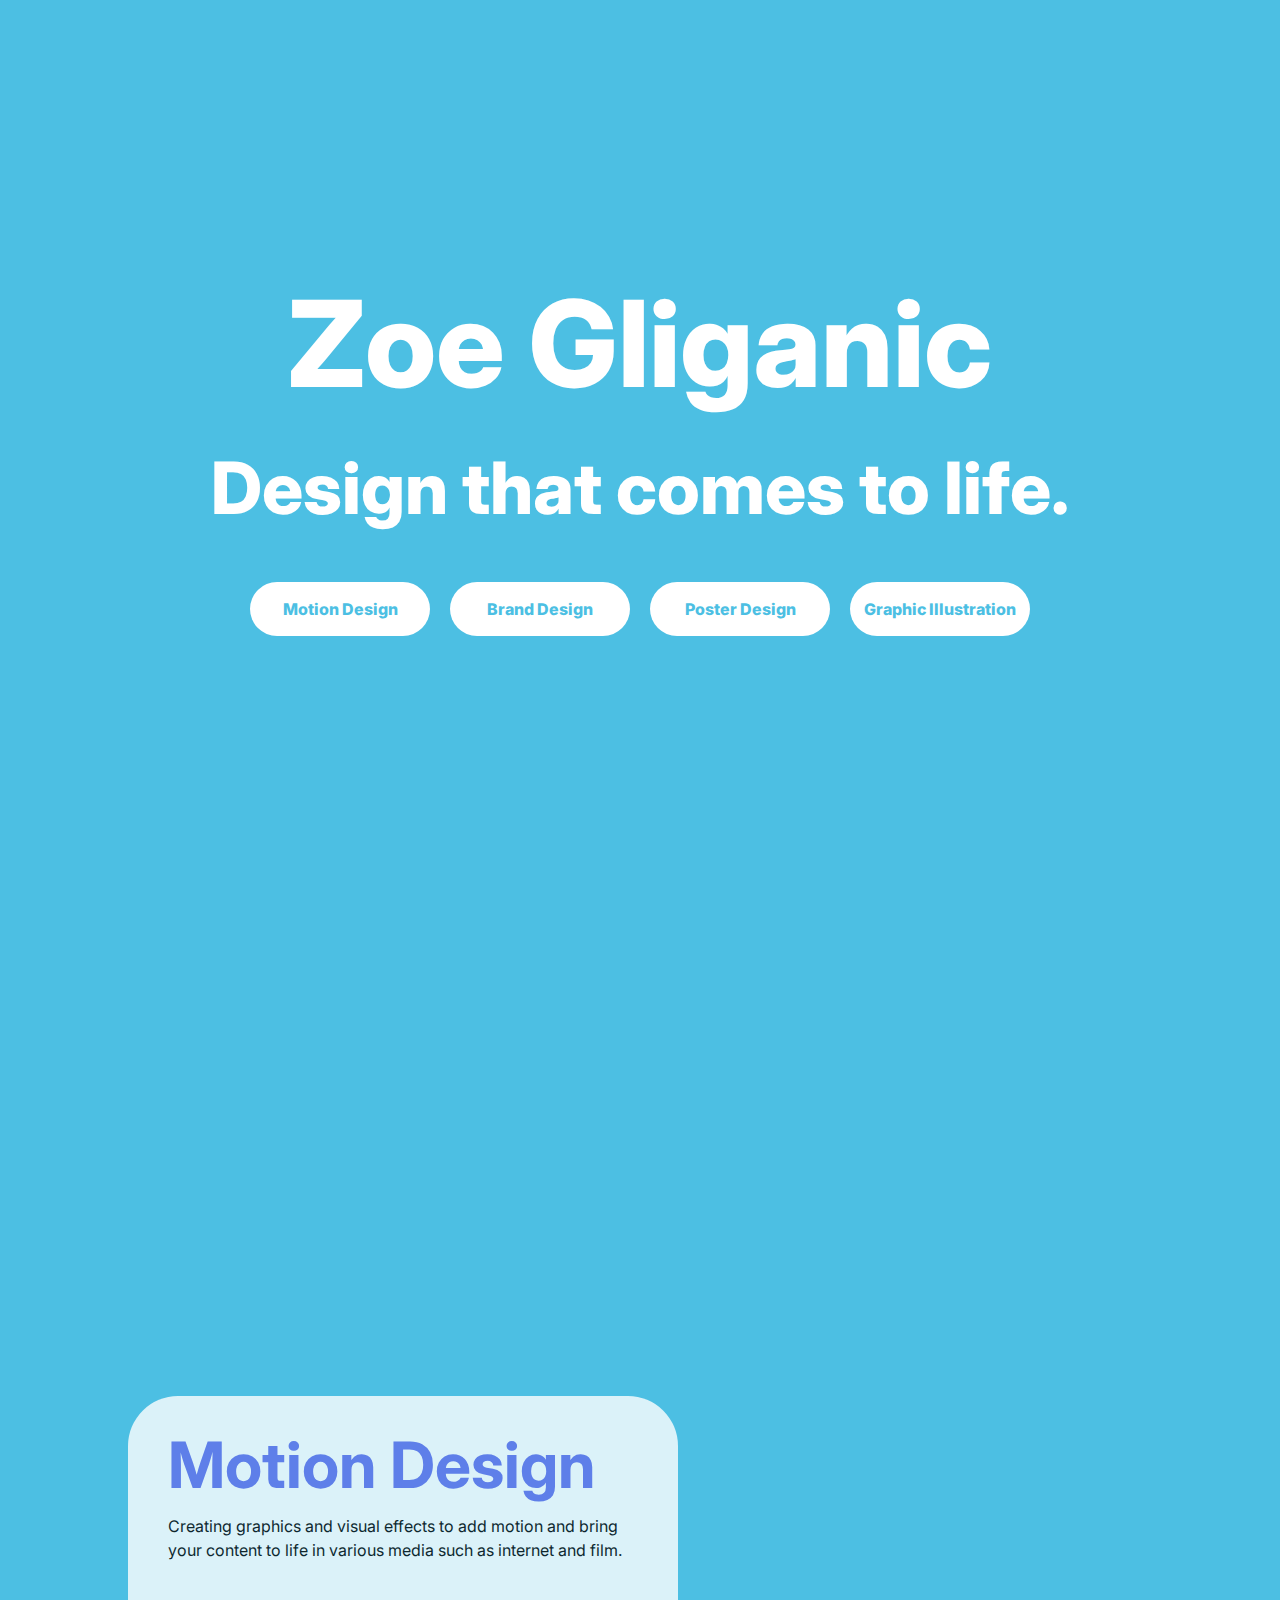
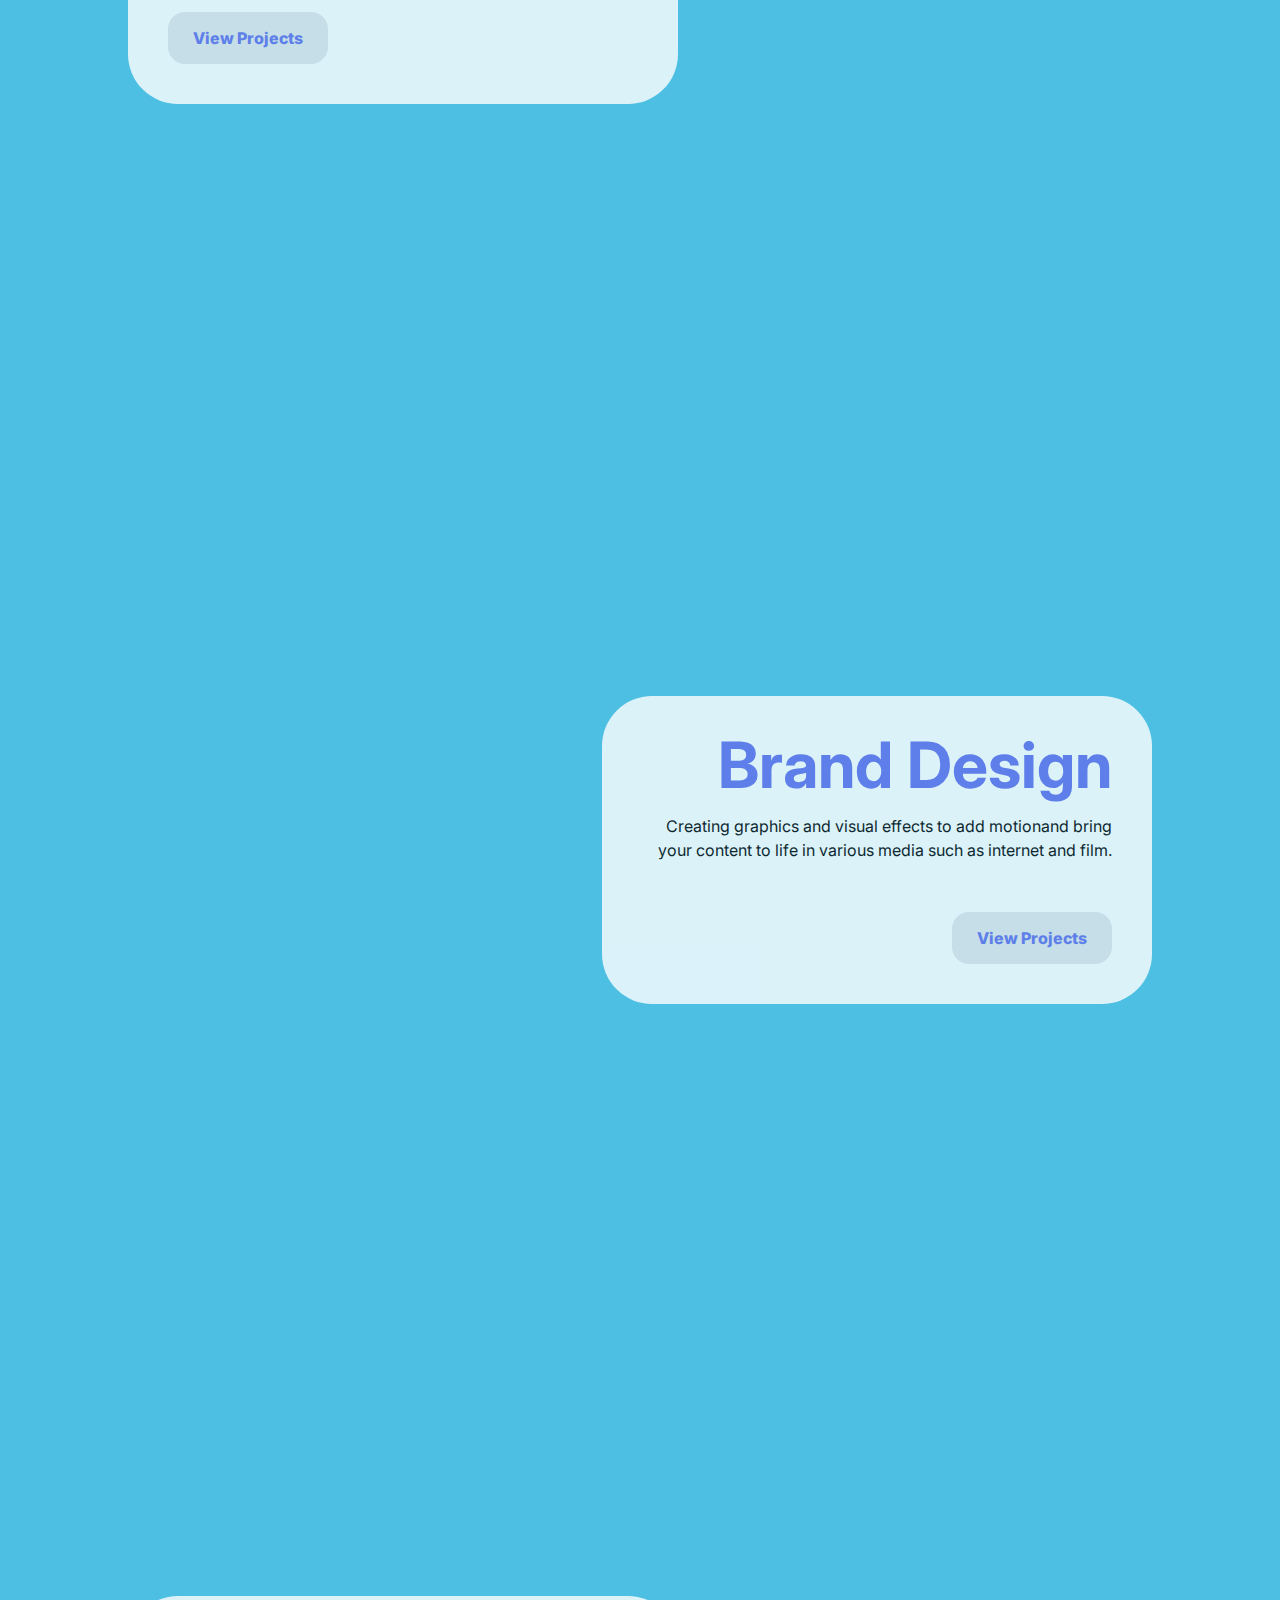
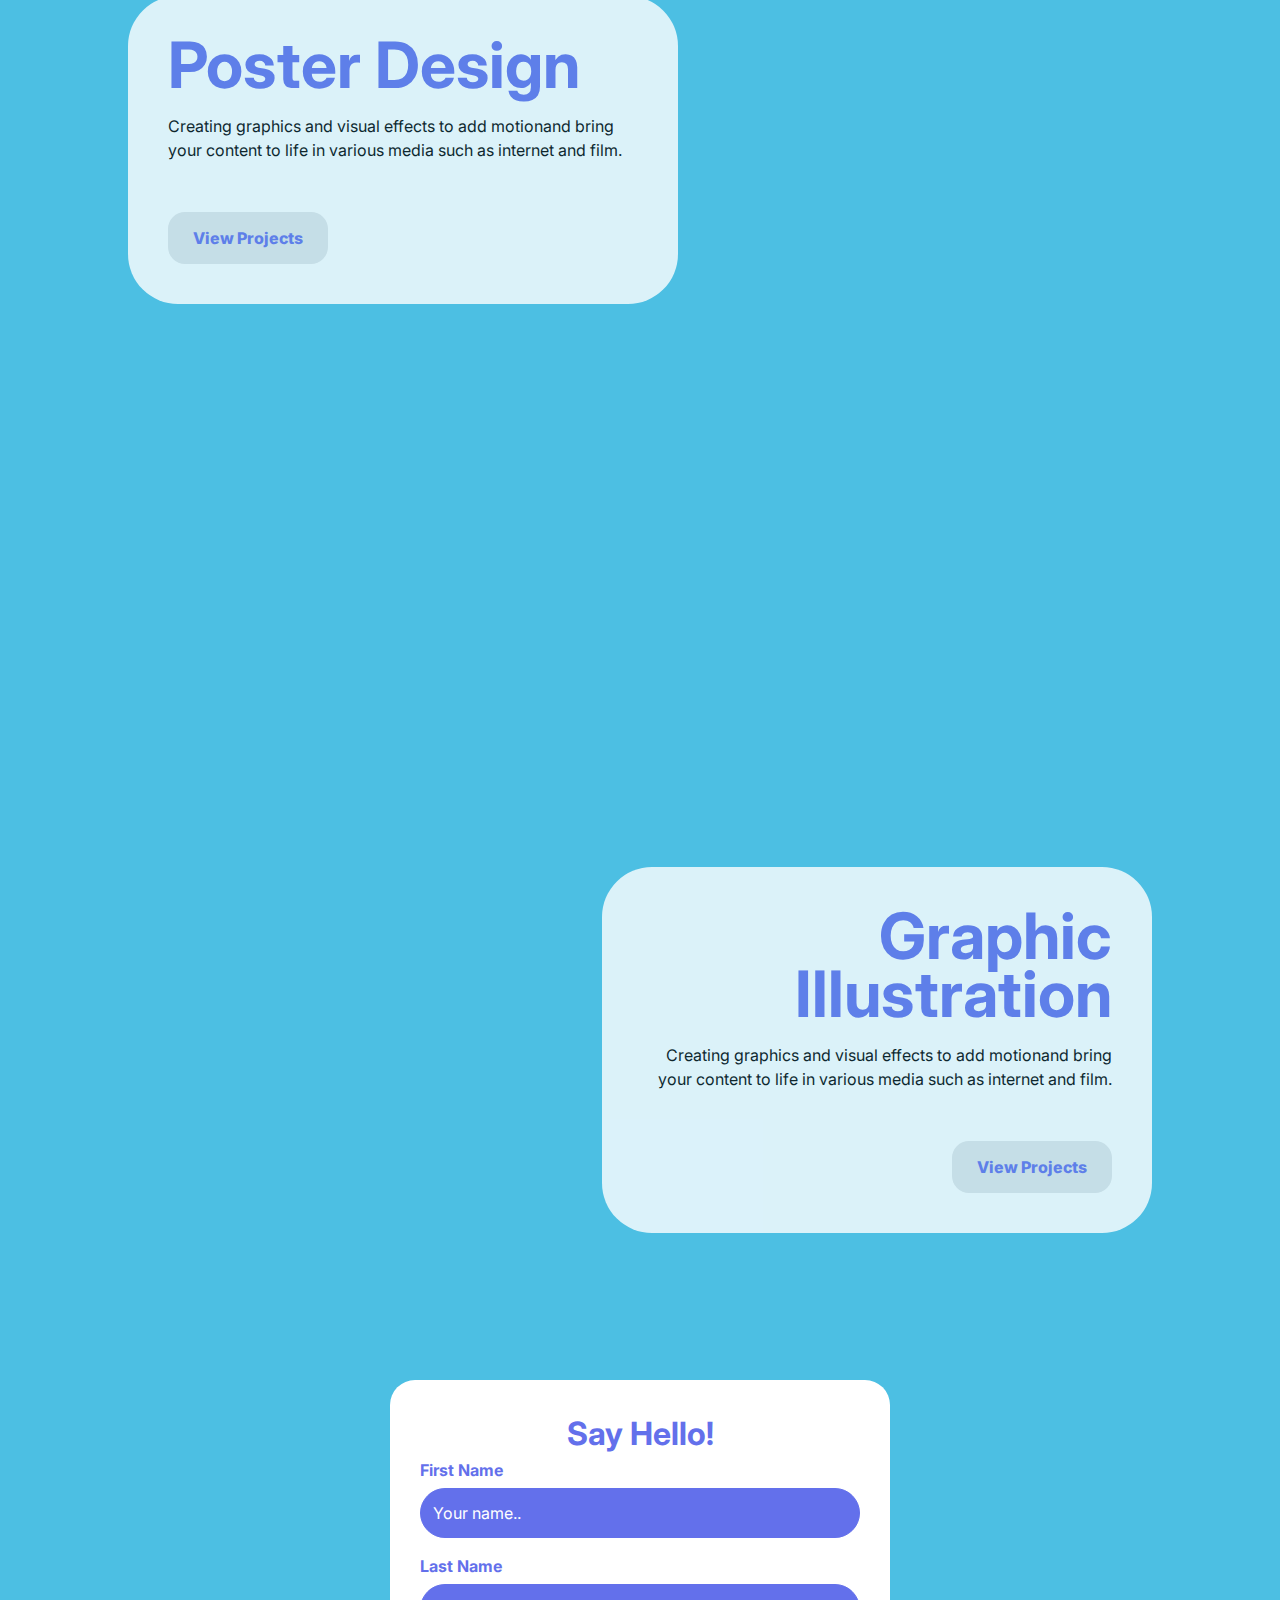
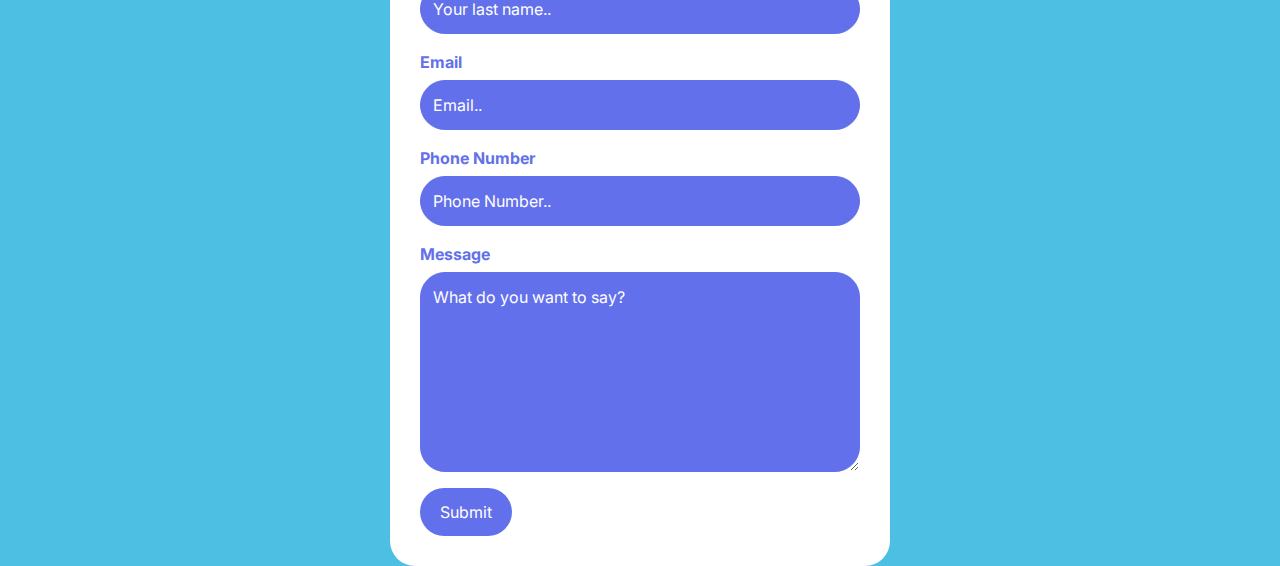
<file: index.html>
<html lang="en">

<head>
    <meta charset="UTF-8">
    <meta http-equiv="X-UA-Compatible" content="IE=edge">
    <meta name="viewport" content="width=device-width, initial-scale=1.0">
    <title>Home</title>
    <link rel="preconnect" href="https://fonts.googleapis.com">
    <link rel="preconnect" href="https://fonts.gstatic.com" crossorigin>
    <link href="https://fonts.googleapis.com/css2?family=Inter:wght@100;400;600;700;800;900&display=swap"
        rel="stylesheet">
    <link rel="stylesheet" href="reset.css">
    <link rel="stylesheet" href="style.css">
</head>

<body class="background-blue">
    <script src="parallax.js"></script>

    <div class="hero">
        <div class="hero-inner">
            <h1>Zoe Gliganic</h1>
            <p class="hero__subtitle">Design that comes to life.</p>
            <div class="hero__button-row">
                <a href="#motionDesign">Motion Design</a>
                <a href="#brandDesign">Brand Design</a>
                <a href="#posterDesign">Poster Design</a>
                <a href="#graphicIllustration">Graphic Illustration</a>
            </div>
        </div>
    </div>

    <div class="projectScroll" id="motionDesign">
        <div class="project-card">
            <h3>Motion Design</h3>
            <p>Creating graphics and visual effects to add motion and bring your content to life in various media such
                as internet and film.</p>
            <a class="project-button" href="motion.html">View Projects</a>
        </div>
    </div>

    <div class="projectScroll projectScroll--bd" id="brandDesign">
        <div class="project-card project-card--right">
            <h3>Brand Design</h3>
            <p>Creating graphics and visual effects to add motionand bring your content to life in various media such as
                internet and film.</p>
            <a class="project-button" href="#view-projects">View Projects</a>
        </div>
    </div>

    <div class="projectScroll" id="posterDesign">
        <div class="project-card">
            <h3>Poster Design</h3>
            <p>Creating graphics and visual effects to add motionand bring your content to life in various media such as
                internet and film.</p>
            <a class="project-button" href="poster.html">View Projects</a>
        </div>
    </div>

    <div class="projectScroll" id="graphicIllustration">
        <div class="project-card project-card--right">
            <h3>Graphic <br>Illustration</h3>
            <p>Creating graphics and visual effects to add motionand bring your content to life in various media such as
                internet and film.</p>
            <a class="project-button" href="illustration.html">View Projects</a>
        </div>
    </div>




    <div class="contact-form" id="contact-form1">
        <h2>Say Hello!</h2>
        <div>
            <div class="container">
                <form action="mailto:zgligani@gmail.com">
                    <label for="fname">First Name</label>
                    <input type="text" id="fname" name="firstname" placeholder="Your name..">

                    <label for="lname">Last Name</label>
                    <input type="text" id="lname" name="lastname" placeholder="Your last name..">

                    <label for="email">Email</label>
                    <input type="text" id="email" name="email" placeholder="Email..">       
                    
                    <label for="phone-number">Phone Number</label>
                    <input type="text" id="phone" name="phone" placeholder="Phone Number..">

                    <label for="message">Message</label>
                    <textarea id="message" name="message" placeholder="What do you want to say?"
                        style="height:200px"></textarea>

                    <input type="submit" value="Submit">
                </form>
            </div>
        </div>
    </div>

</body>

</html>
</file>
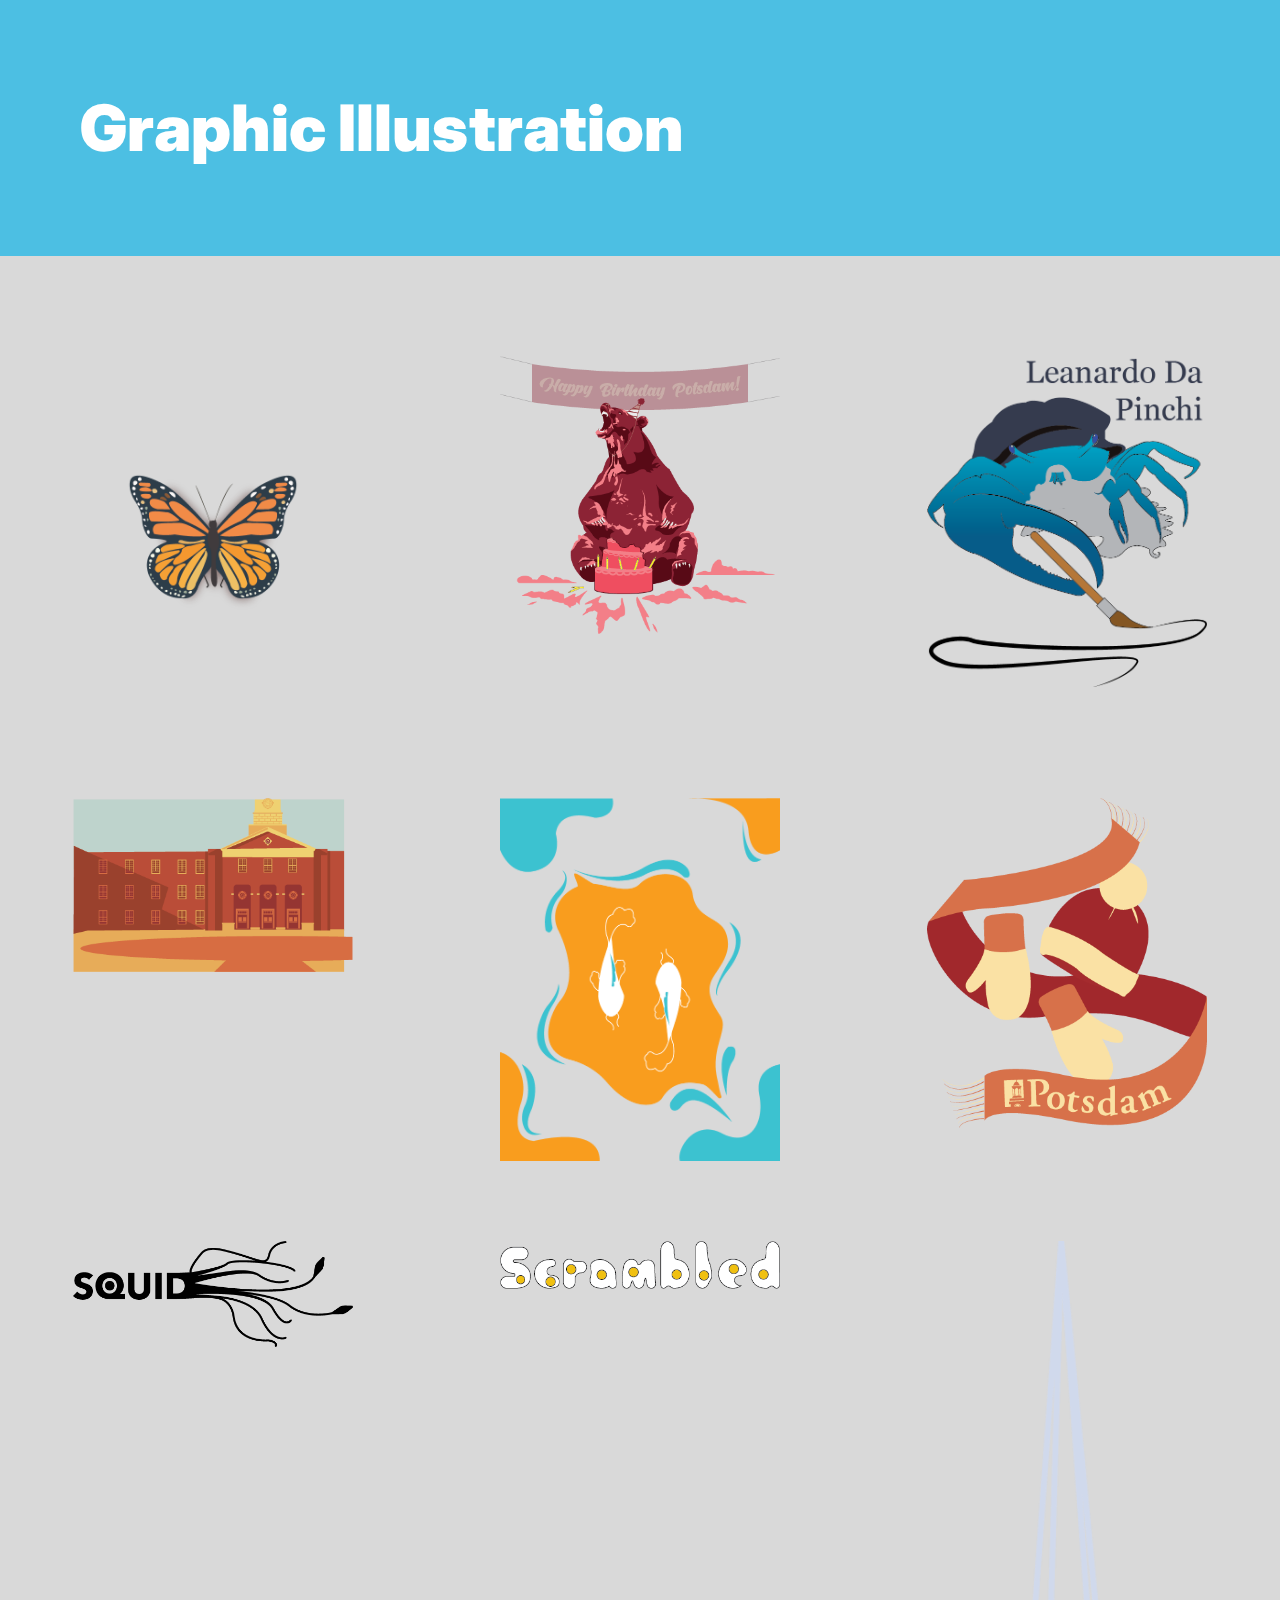
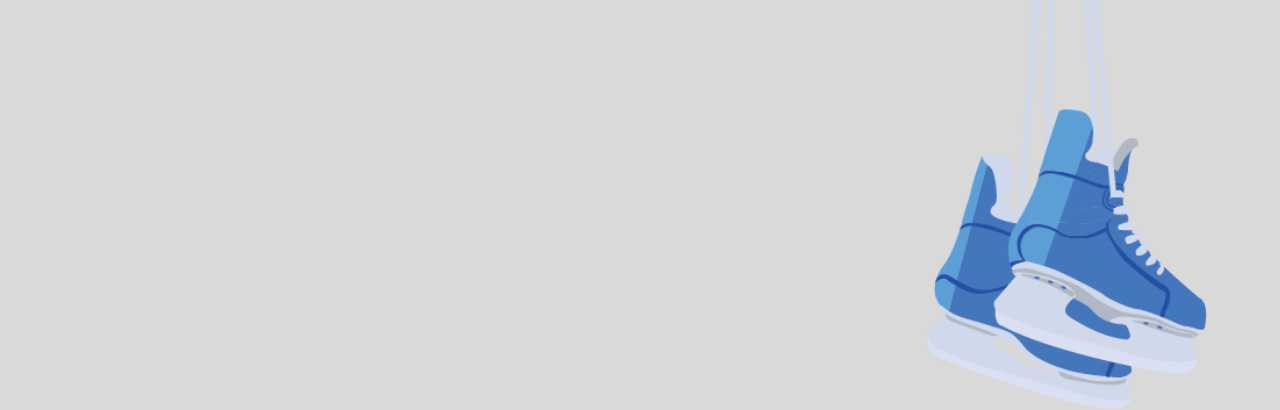
<file: illustration.html>
<html lang="en">
<head>
    <meta charset="UTF-8">
    <meta http-equiv="X-UA-Compatible" content="IE=edge">
    <meta name="viewport" content="width=device-width, initial-scale=1.0">
    <title>Graphic Illustration</title>
</head>
<body>
    
    <link rel="preconnect" href="https://fonts.googleapis.com">
    <link rel="preconnect" href="https://fonts.gstatic.com" crossorigin>
    <link href="https://fonts.googleapis.com/css2?family=Inter:wght@100;400;600;700;800;900&display=swap"
        rel="stylesheet">
    <link rel="stylesheet" href="reset.css">
    <link rel="stylesheet" href="style.css">
</head>
<body class="background-gray">
    <div class="illustration__header">
        <h1>Graphic Illustration</h1>
    </div>
    <div class="illustration__gallery">
        <img class="gi" src="media/Gi2.png" alt="">
        <img class="gi" src="media/Gi1.png" alt="">
        <img class="gi" src="media/LeanardoDaPinchi.png" alt="">
        <img class="gi" src="media/Gi5.png" alt="">
        <img class="gi" src="media/Gi3.png" alt="">
        <img class="gi" src="media/Gi7.png" alt="">
        <img class="gi" src="media/Gi10.png" alt="">
        <img class="gi" src="media/Gi8.png" alt="">
        <img class="gi" src="media/Gi4.png" alt="">
    </div>
</body>
</html>



</body>
</html>
</file>
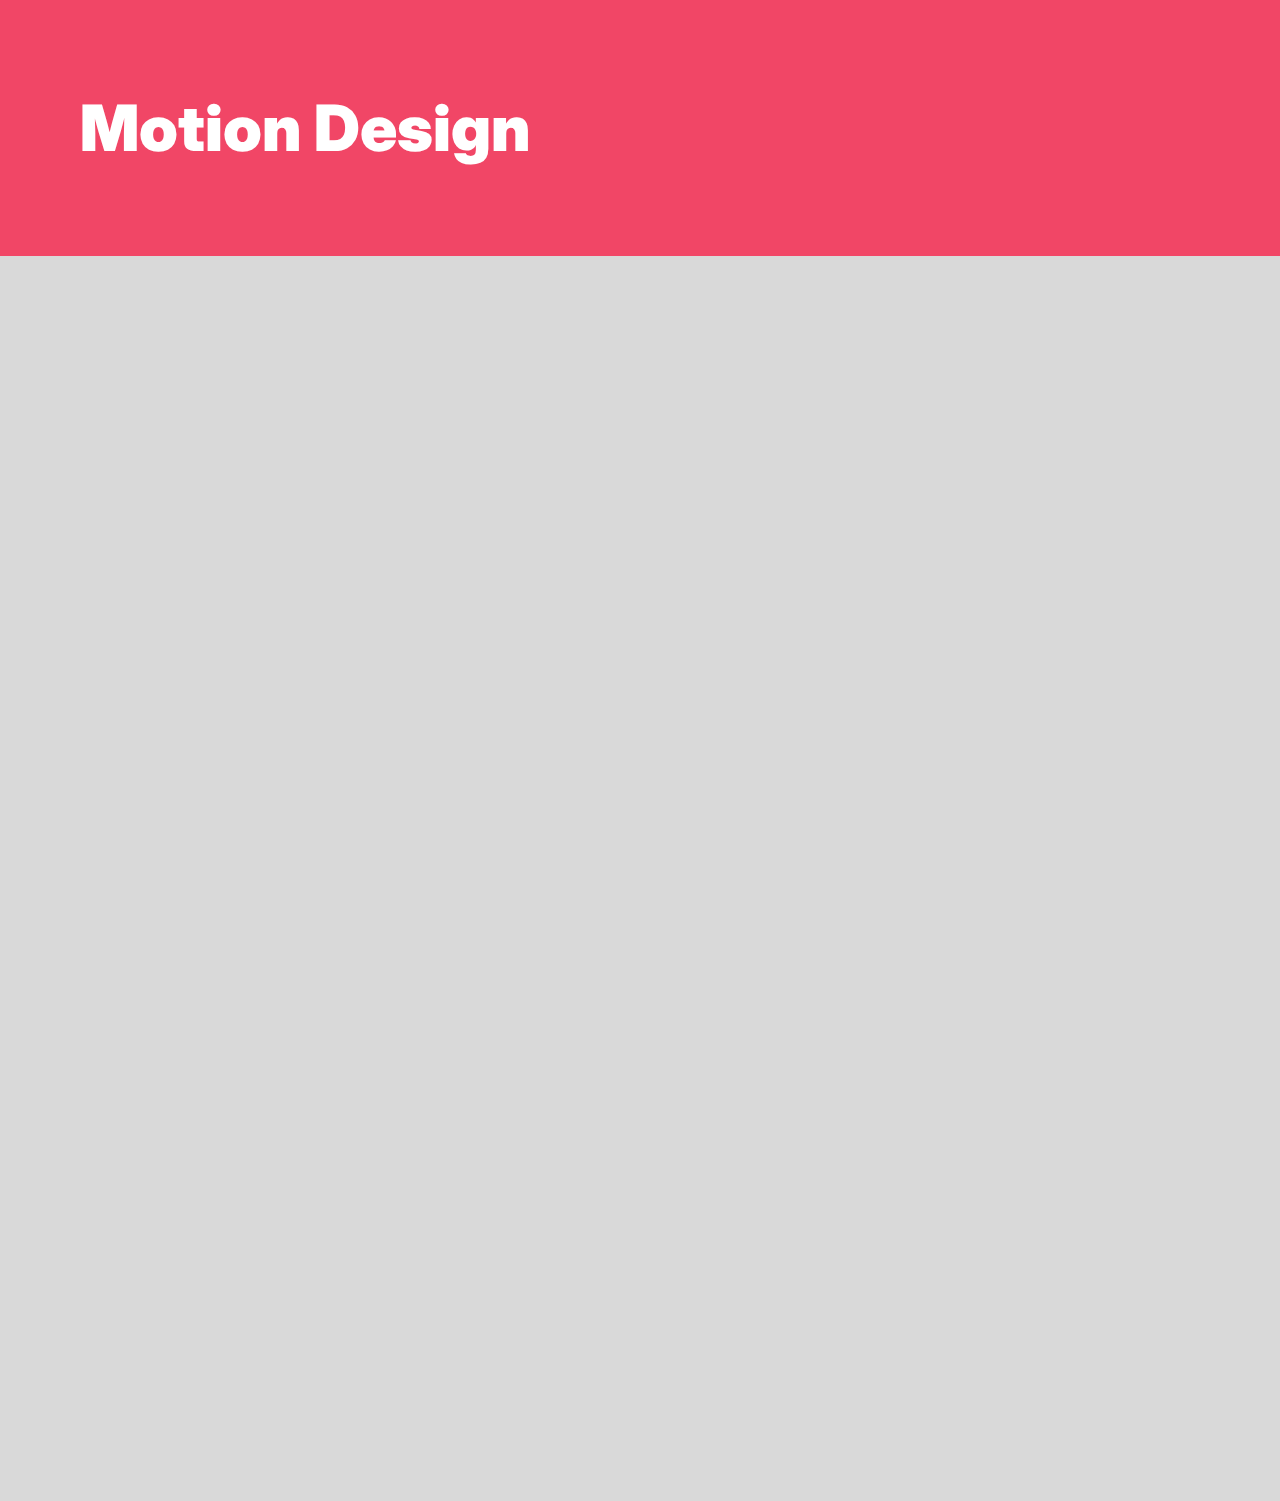
<file: motion.html>
<html lang="en">
<head>
    <meta charset="UTF-8">
    <meta http-equiv="X-UA-Compatible" content="IE=edge">
    <meta name="viewport" content="width=device-width, initial-scale=1.0">
    <title>Motion Design</title>
    
    <link rel="preconnect" href="https://fonts.googleapis.com">
    <link rel="preconnect" href="https://fonts.gstatic.com" crossorigin>
    <link href="https://fonts.googleapis.com/css2?family=Inter:wght@100;400;600;700;800;900&display=swap"
        rel="stylesheet">
    <link rel="stylesheet" href="reset.css">
    <link rel="stylesheet" href="style.css">
</head>
<body class="background-gray">
    <div class="motion__header">
        <h1>Motion Design</h1>
    </div>
    <div class="motion__gallery">
        <iframe class="mov" src="https://www.youtube.com/embed/gJymSO8cPHM?rel=0" title="YouTube video player" frameborder="0" allow="accelerometer; autoplay; clipboard-write; encrypted-media; gyroscope; picture-in-picture; web-share" allowfullscreen></iframe>
        <iframe class="mov" width="560" height="315" src="https://www.youtube.com/embed/0qCoKGXPuw0" title="YouTube video player" frameborder="0" allow="accelerometer; autoplay; clipboard-write; encrypted-media; gyroscope; picture-in-picture; web-share" allowfullscreen></iframe>
        <iframe class="mov" src="https://www.youtube.com/embed/BNPXPtcmq4w?rel=0" title="YouTube video player" frameborder="0" allow="accelerometer; autoplay; clipboard-write; encrypted-media; gyroscope; picture-in-picture; web-share" allowfullscreen></iframe>
        <iframe class="mov" src="https://www.youtube.com/embed/9FHahbiGumI?rel=0" title="YouTube video player" frameborder="0" allow="accelerometer; autoplay; clipboard-write; encrypted-media; gyroscope; picture-in-picture; web-share" allowfullscreen></iframe>
        <iframe class="mov" src="https://www.youtube.com/embed/KT5sxZi89AA?rel=0" title="YouTube video player" frameborder="0" allow="accelerometer; autoplay; clipboard-write; encrypted-media; gyroscope; picture-in-picture; web-share" allowfullscreen></iframe>
        <iframe class="mov" src="https://www.youtube.com/embed/gJymSO8cPHM?controls=0" rel="0" title="YouTube video player" frameborder="0" allow="accelerometer; autoplay; clipboard-write; encrypted-media; gyroscope; picture-in-picture; web-share" allowfullscreen></iframe>
    </div>
</body>
</html>
</file>
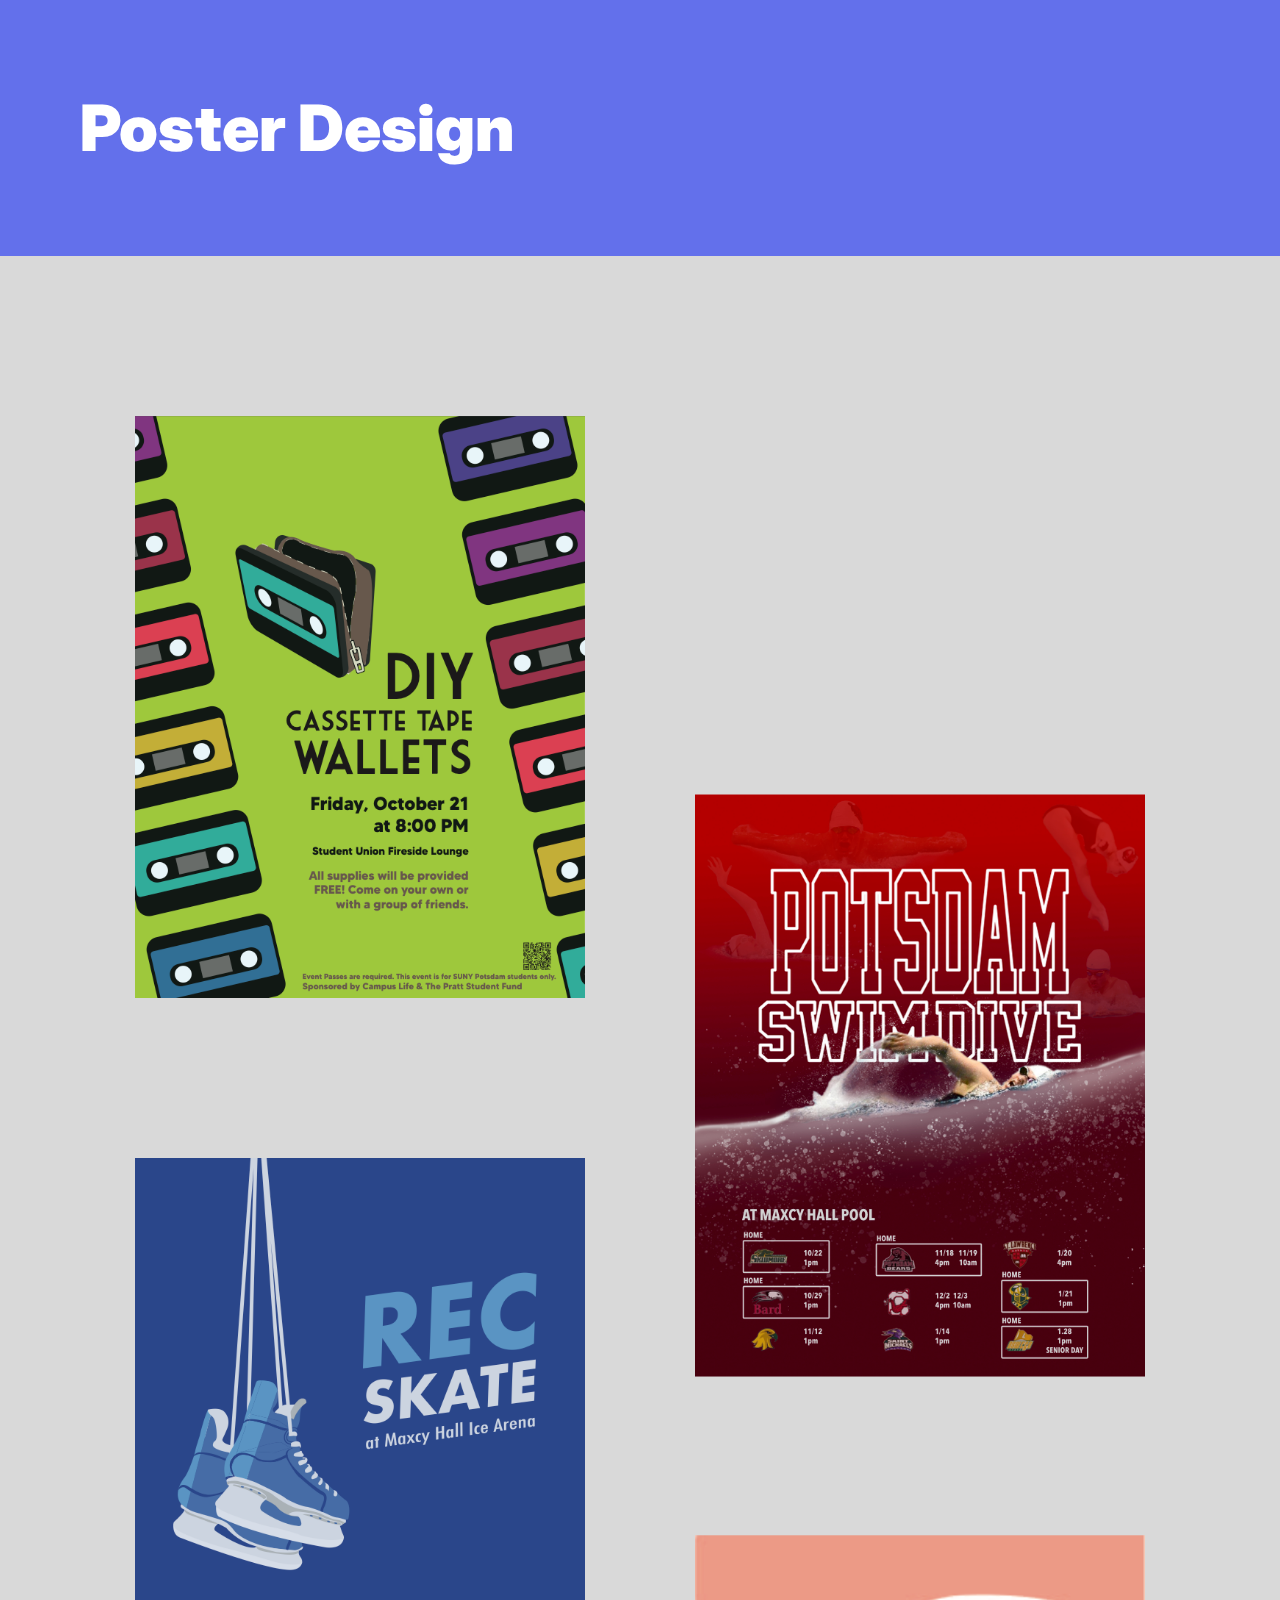
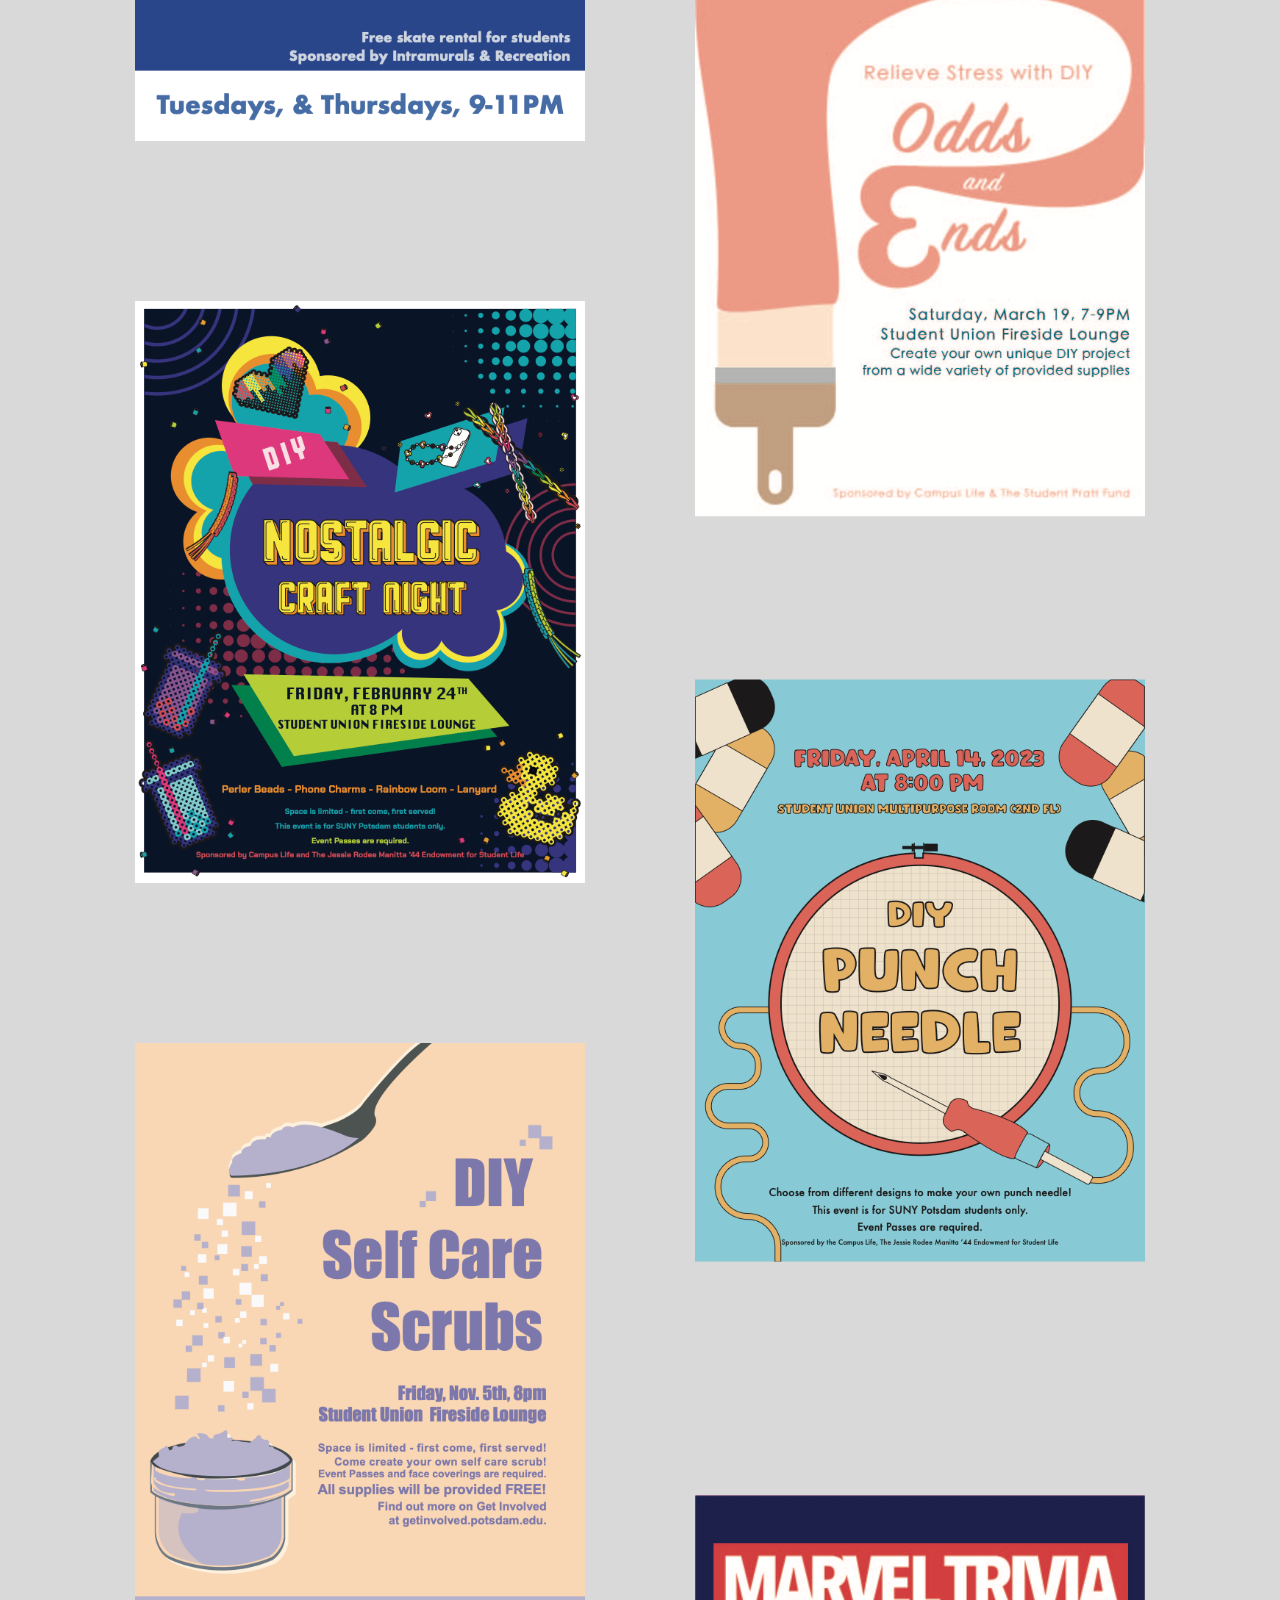
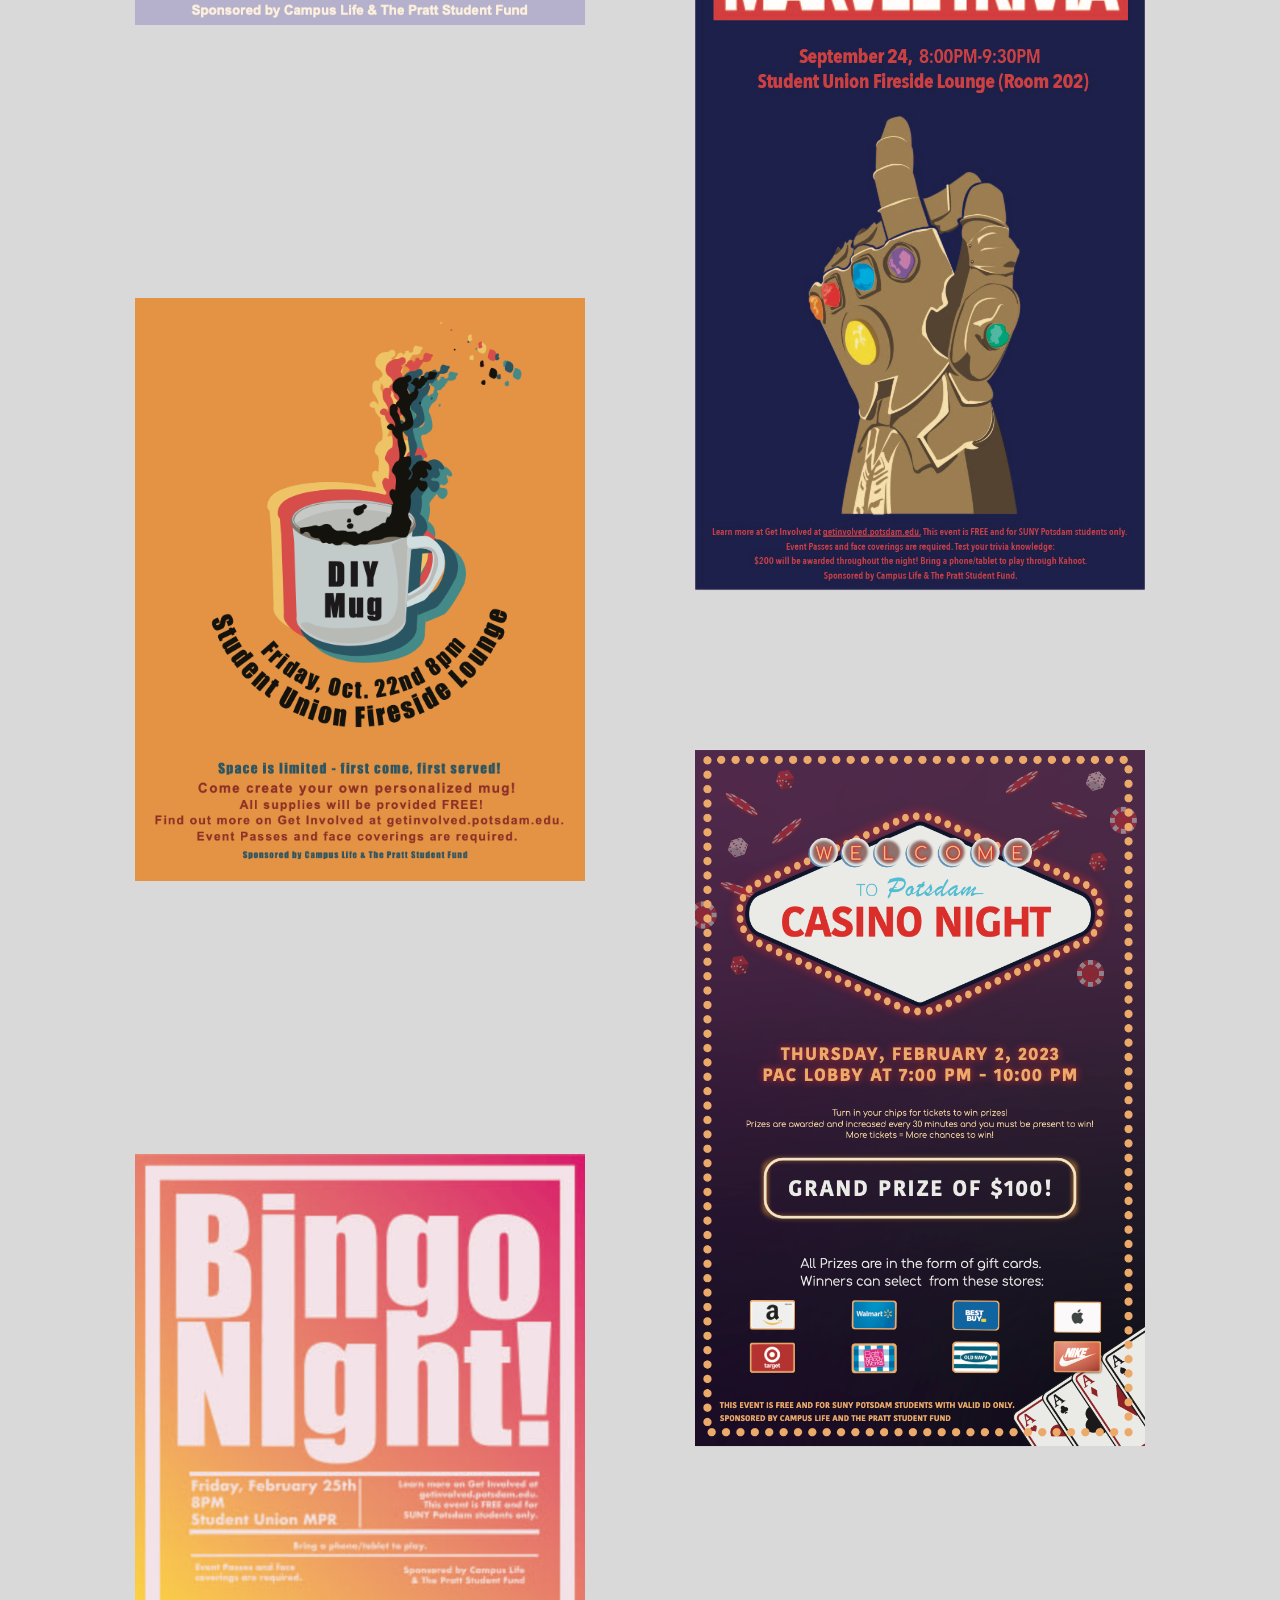
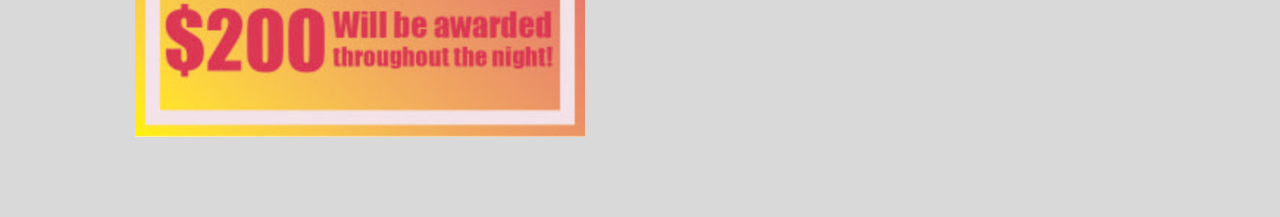
<file: poster.html>
<html lang="en">
<head>
    <meta charset="UTF-8">
    <meta http-equiv="X-UA-Compatible" content="IE=edge">
    <meta name="viewport" content="width=device-width, initial-scale=1.0">
    <title>Poster Design</title>
</head>
<body>
    
    <link rel="preconnect" href="https://fonts.googleapis.com">
    <link rel="preconnect" href="https://fonts.gstatic.com" crossorigin>
    <link href="https://fonts.googleapis.com/css2?family=Inter:wght@100;400;600;700;800;900&display=swap"
        rel="stylesheet">
    <link rel="stylesheet" href="reset.css">
    <link rel="stylesheet" href="style.css">
</head>
<body class="background-gray">
    <div class="poster__header">
        <h1>Poster Design</h1>
    </div>
    <div class="poster__gallery">
        <img class="pos" src="media/Cassett Tape.png"alt="">
        <img class="pos" src="media/SwimPosterFINAL.png" alt="">
        <img class="pos" src="media/RecSkate.png" alt="">
        <img class="pos" src="media/Gliganic_09.png" alt="">
        <img class="pos" src="media/Nostalgic Crafts.png" alt="">
        <img class="pos" src="media/PunchNeedle.png" alt="">
        <img class="pos" src="media/SelfCareScrub.png" alt="">
        <img class="pos" src="media/Gliganic_01.png" alt="">
        <img class="pos" src="media/Mugs.png" alt="">
        <img class="pos" src="media/CasinoNight copy.png" alt="">
        <img class="pos" src="media/Gliganic_04.png" alt="">

         
    </div>
</body>
</html>



</body>
</html>
</file>
<file: style.css>
html {
  scroll-behavior: smooth;
}

body {
    font-family: 'Inter', sans-serif;
}

h1 {
    font-size: 7.5rem;
    font-weight: 800;
}

.hero__subtitle {
    font-size: 4.5rem;
}

.hero {
    color: white;
    min-height: 100vh;
    display: flex;
    justify-content: center;
    align-items: center;
    text-align: center;
    font-weight: 800;
}

.hero__button-row {
    margin-top: 30px;
    display: flex;
    flex-wrap: wrap;
    justify-content: center;
}

.hero__button-row a {
    margin: 10px;
    background-color: white;
    width: 180px;
    padding: 15px 8px 15px 8px;
    border-radius: 100px;
    text-decoration: none;
    cursor: pointer;
    color:#4CBFE3;
}

.hero__button-row a:hover {
    background-color:#168da6;
    color: #168da6;
}

.projectScroll {
    margin-top: 400px;
    background-image: url("media/Screen Shot 2023-04-04 at 12.21.42 AM.png");
    background-size: cover;
    height: 500px;
    display: flex;
    justify-content: left;
    align-items: center;
    background-attachment: fixed;
}

.projectScroll--bd {
    background-image: url(media/Weightloss-print.png);
}

.project-card {
    margin: 10%;
    background-color: white;
    opacity: 80%;
    border-radius:50px;
    padding: 40px;
    max-width: 600px;
    height: auto;
}

.project-card--right {
    margin-left: auto;
    text-align: right;
}

.project-card p{
    margin-bottom: 50px;
    margin-top: 20px;
    max-width: 470px;
}

.project-card h3{
    margin-bottom: 10;
    line-height: 90%;
    font-size: 4rem;
    color: #6370eb;
}

.project-button { 
    background-color: #e4e6e8; 
    padding: 14px 25px;
    border-radius: 17px;
    text-decoration: none;
    color: #6370eb;
    font-weight: 800;
    display: inline-block;
}

.project-button a:hover {
    background-color:#6370eb;
    color: #6370eb;
}





.contact-form{
    background-color: #fff;
    margin: 10%;
    padding: 30px;
    border-radius: 25px;
    max-width: 500px;
    margin: auto;
    margin-top: 80px;
    margin-bottom: 80px;
}
.contact-form h2{
    color:#6370eb;
    text-align: center;
    font-size: 2rem;
}
.contact-form label {
    color: #6370eb;
    font-weight: bold; 
  }
.contact-form textarea{
    color: #fff;
}

input[type=text], select, textarea {
    width: 100%;
    padding: 12px;
    border: 1px solid #6370eb;
    background-color: #6370eb; 
    color: #fff;
    
    border-radius: 25px;
    box-sizing: border-box;
    margin-top: 6px;
    margin-bottom: 16px;
    resize: vertical;
  }

  input[type=submit] {
    background-color: #6370eb;
    color: white;
    padding: 12px 20px;
    border: none;
    border-radius: 50px;
    cursor: pointer;
  }
  
  input[type=submit]:hover {
    background-color: #168da6;
  }
  ::placeholder {
    color: #fff;
}






.motion__header h1{
    font: inter;
    color: #fff;
    font-size: 4rem;
    font-weight: 900;
    text-align: left;
}

.motion__gallery{
    display: grid;
    grid-template-columns: 1fr 1fr;
    justify-content: space-between;
    margin: 70px;
    column-gap: 2em;
}

.mov {
    aspect-ratio: 16 / 9;
    width: 100%;
    margin: 40px 2%;
    height: auto;
    max-width: 600px;
}

  @media screen and (max-width: 1000px) {
    .motion__gallery {
        margin: 70px;
        display: flex;
        flex-direction: column;
        justify-content: center;
    }

    .mov {
        margin-left: auto;
        margin-right: auto;
    }
  }

.motion__header {
    background-color: f14666;
    padding: 80px;
}

.background-blue {
    background-color: #4CBFE3;
}
.background-gray {
    background-color: #D9D9D9 ;
}






.poster__header h1{
    font: inter;
    color: #fff;
    font-size: 4rem;
    font-weight: 900;
    text-align: left;
}

.poster__header {
    background-color: #6370eb;
    padding: 80px;
}

.background-gray {
    background-color: #D9D9D9 ;
}

.poster__gallery {
    margin: 80px;
    display: grid;
    grid-template-columns: 1fr 1fr;
    justify-content: center;
}

.pos {
    margin-bottom: 80px;
    margin-top: 80px;
    max-width: 450px;
    width: 100%;
    margin-left: auto;
    margin-right: auto;
}

@media screen and (max-width: 1200px) {
    .poster__gallery {
        margin: 15px;
        display: flex;
        flex-direction: column;
        justify-content: center;
    }
    .pos {
        margin-left: auto;
        margin-right: auto;
    }
  }

@media screen and (min-width: 1200px) {
    .pos:nth-child(even) {
        transform: translateY(65%);
    }

    .pos:last-child:nth-child(odd) {
        justify-self: start;
    }
  }






  .illustration__header h1{
    font: inter;
    color: #fff;
    font-size: 4rem;
    font-weight: 900;
    text-align: left;
}

.illustration__header {
    background-color:#4CBFE3;
    padding: 80px;
}

.background-gray {
    background-color: #D9D9D9 ;
}

.gi {
    margin-top: 80px;
    max-width: 280px;
    width: 100%;
    margin-left: auto;
    margin-right: auto;
}

.illustration__gallery {
    margin-top: 20px;
    display: grid;
    grid-template-columns: 1fr 1fr 1fr;
    margin-left: auto;
    margin-right: auto;
    margin-bottom: 80px;
}

@media screen and (max-width: 1000px) {
    .illustration__gallery {
        grid-template-columns: 1fr 1fr;
    }
  }

  @media screen and (max-width: 700px) {
    .illustration__gallery {
        grid-template-columns: 1fr;
    }
  }

* {
    /* border: solid 3px red; */
    /* background-color: #33333320; */

}
</file>
